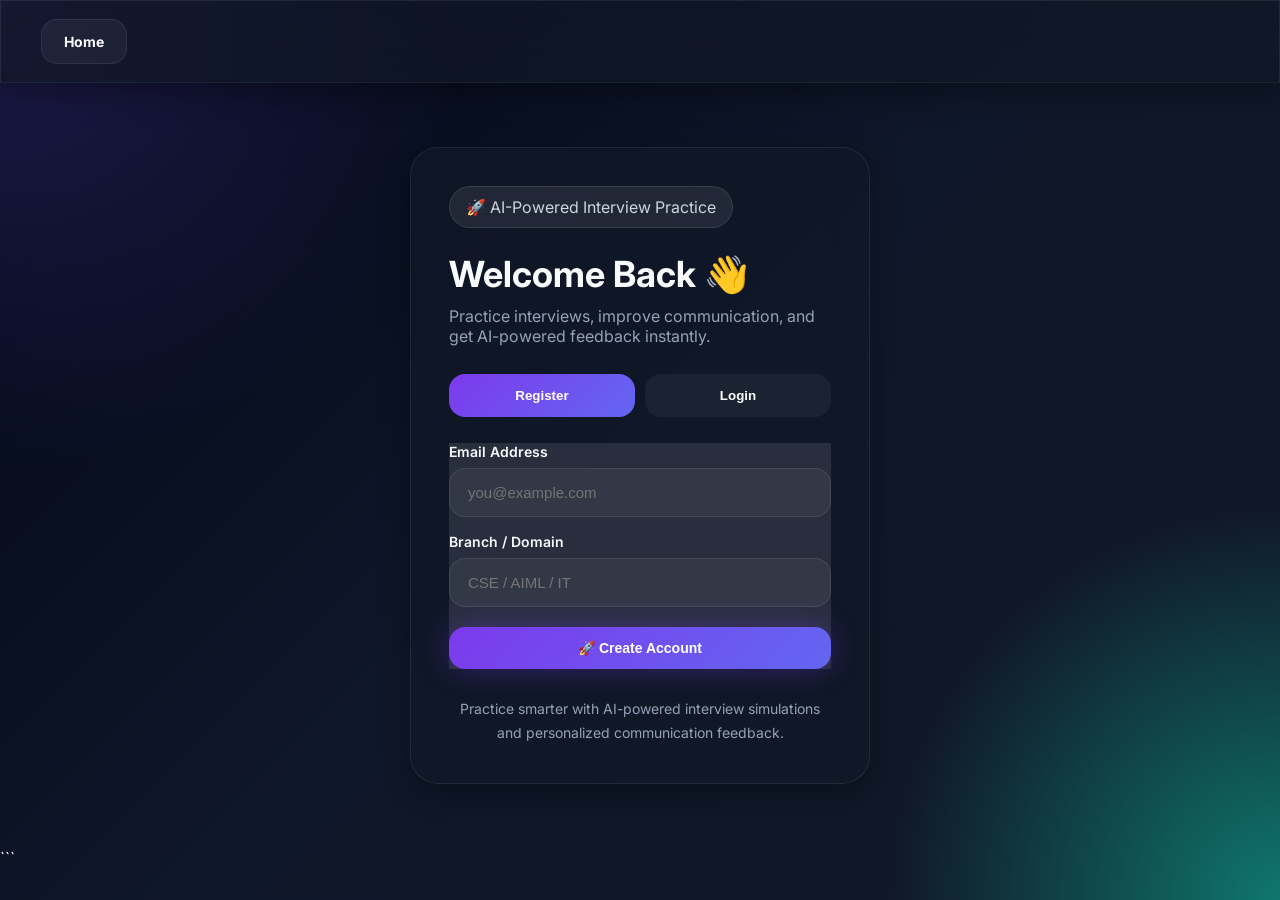
<file: frontend/index.html>
<!DOCTYPE html>
<html lang="en">

<head>

  <meta charset="UTF-8">

  <meta
    name="viewport"
    content="width=device-width, initial-scale=1.0"
  >

  <title>
    SpeakSmart • Login
  </title>

  <link rel="stylesheet" href="styles.css">

  <link rel="stylesheet" href="responsive.css">

  <link rel="icon" href="data:,">

  <link
    href="https://fonts.googleapis.com/css2?family=Inter:wght@400;500;600;700;800&display=swap"
    rel="stylesheet"
  >

</head>

<body class="dark">

  <!-- NAVBAR -->
  <header class="topbar glass">

    <nav class="navRight">

      <a
        href="home.html"
        class="btn ghost"
      >
        Home
      </a>

    </nav>

  </header>

  <!-- MAIN -->
  <main class="auth-container">

    <div class="auth-card glass">

      <!-- HEADER -->
      <div class="auth-header">

        <span class="heroTag">
          🚀 AI-Powered Interview Practice
        </span>

        <h1>
          Welcome Back 👋
        </h1>

        <p>

          Practice interviews, improve communication,
          and get AI-powered feedback instantly.

        </p>

      </div>

      <!-- TABS -->
      <div class="auth-tabs">

        <button
          class="tab active"
          onclick="switchTab('register')"
        >
          Register
        </button>

        <button
          class="tab"
          onclick="switchTab('login')"
        >
          Login
        </button>

      </div>

      <!-- REGISTER -->
      <div
        id="registerForm"
        class="auth-form active"
      >

        <label>
          Email Address
        </label>

        <input
          type="email"
          id="regEmail"
          placeholder="you@example.com"
          required
        >

        <label>
          Branch / Domain
        </label>

        <input
          type="text"
          id="regBranch"
          placeholder="CSE / AIML / IT"
          required
        >

        <button
          id="registerBtn"
          class="btn primary full glow"
          onclick="handleRegister()"
        >

          🚀 Create Account

        </button>

      </div>

      <!-- LOGIN -->
      <div
        id="loginForm"
        class="auth-form"
      >

        <label>
          Email Address
        </label>

        <input
          type="email"
          id="loginEmail"
          placeholder="you@example.com"
          required
        >

        <button
          id="loginBtn"
          class="btn success full glow"
          onclick="handleLogin()"
        >

          🔐 Continue

        </button>

      </div>

      <!-- EXTRA -->
      <div
        style="
          margin-top:28px;
          text-align:center;
          color:#94a3b8;
          line-height:1.7;
          font-size:14px;
        "
      >

        Practice smarter with AI-powered
        interview simulations and
        personalized communication feedback.

      </div>

    </div>

  </main>

  <!-- TAB SWITCH -->
  <script>

    window.addEventListener(
      "DOMContentLoaded",
      () => {

        const token =
          localStorage.getItem("token");

        if (token) {

          window.location.href =
            "home.html";
        }

      }
    );

    function switchTab(type){

      document
        .getElementById("registerForm")
        .classList.remove("active");

      document
        .getElementById("loginForm")
        .classList.remove("active");

      document
        .querySelectorAll(".tab")
        .forEach(
          t => t.classList.remove("active")
        );

      if(type === "register"){

        document
          .getElementById("registerForm")
          .classList.add("active");

        document
          .querySelectorAll(".tab")[0]
          .classList.add("active");

      } else {

        document
          .getElementById("loginForm")
          .classList.add("active");

        document
          .querySelectorAll(".tab")[1]
          .classList.add("active");
      }
    }

  </script>

  <!-- MODULE -->
  <script type="module">

    import {
      registerUser,
      loginUser
    } from "./js/auth.js";

    async function handleRegister(){

      const email =
        document
          .getElementById("regEmail")
          .value.trim();

      const branch =
        document
          .getElementById("regBranch")
          .value.trim();

      const btn =
        document
          .getElementById("registerBtn");

      if(!email || !branch){

        alert(
          "Please fill all fields"
        );

        return;
      }

      btn.innerText =
        "Creating Account...";

      btn.disabled = true;

      try {

        await registerUser(
          email,
          branch
        );

      } catch(err){

        alert(
          "Registration failed"
        );
      }

      btn.innerText =
        "🚀 Create Account";

      btn.disabled = false;
    }

    async function handleLogin(){

      const email =
        document
          .getElementById("loginEmail")
          .value.trim();

      const btn =
        document
          .getElementById("loginBtn");

      if(!email){

        alert(
          "Please enter email"
        );

        return;
      }

      btn.innerText =
        "Logging In...";

      btn.disabled = true;

      try {

        await loginUser(email);

      } catch(err){

        alert(
          "Login failed"
        );
      }

      btn.innerText =
        "🔐 Continue";

      btn.disabled = false;
    }

    window.handleRegister =
      handleRegister;

    window.handleLogin =
      handleLogin;

  </script>

</body>

</html>
```
</file>
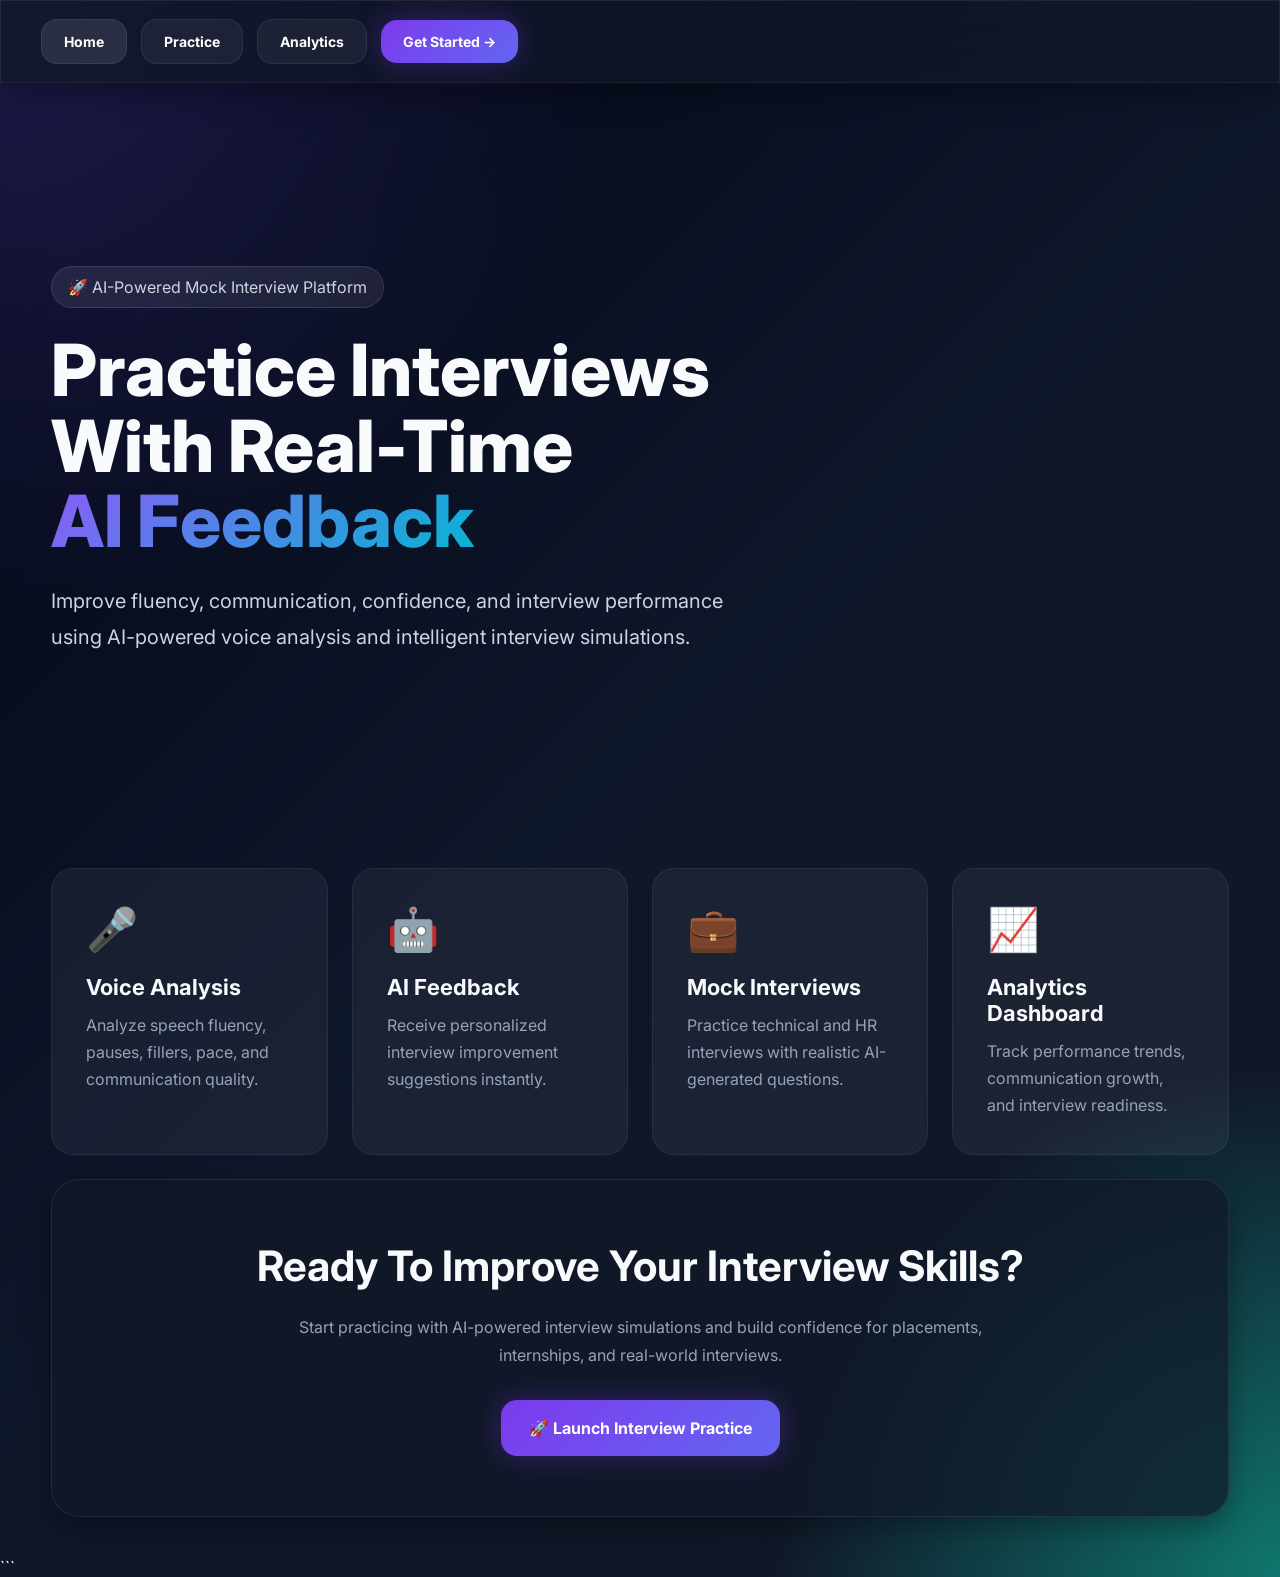
<file: frontend/home.html>
<!DOCTYPE html>
<html lang="en">

<head>

  <meta charset="UTF-8">

  <meta
    name="viewport"
    content="width=device-width, initial-scale=1.0"
  >

  <title>
    SpeakSmart • AI Interview Coach
  </title>

  <link rel="stylesheet" href="styles.css">

  <link rel="stylesheet" href="responsive.css">

  <link
    href="https://fonts.googleapis.com/css2?family=Inter:wght@400;500;600;700;800&display=swap"
    rel="stylesheet"
  >

</head>

<body class="dark">

  <!-- NAVBAR -->
  <header class="topbar glass">

    <nav class="navRight">

      <a
        href="home.html"
        class="btn ghost active"
      >
        Home
      </a>

      <a
        href="practice.html"
        class="btn ghost"
      >
        Practice
      </a>

      <a
        href="analytics.html"
        class="btn ghost"
      >
        Analytics
      </a>

      <a
        href="index.html"
        class="btn primary glow"
      >
        Get Started →
      </a>

    </nav>

  </header>

  <!-- MAIN -->
  <main class="container">

    <!-- HERO -->
    <section class="heroNew">

      <div class="heroLeft">

        <span class="heroTag">
          🚀 AI-Powered Mock Interview Platform
        </span>

        <h1 class="heroTitleBig">

          Practice Interviews <br>

          With Real-Time <br>

          <span class="gradientText">
            AI Feedback
          </span>

        </h1>

        <p class="heroDescBig">

          Improve fluency, communication,
          confidence, and interview performance
          using AI-powered voice analysis and
          intelligent interview simulations.

        </p>

      </div>

    </section>


    <!-- FEATURES -->
    <section class="featureGrid">

      <!-- FEATURE -->
      <div class="featureCard">

        <div class="featureIcon">
          🎤
        </div>

        <h3>
          Voice Analysis
        </h3>

        <p>

          Analyze speech fluency,
          pauses, fillers, pace,
          and communication quality.

        </p>

      </div>

      <!-- FEATURE -->
      <div class="featureCard">

        <div class="featureIcon">
          🤖
        </div>

        <h3>
          AI Feedback
        </h3>

        <p>

          Receive personalized
          interview improvement
          suggestions instantly.

        </p>

      </div>

      <!-- FEATURE -->
      <div class="featureCard">

        <div class="featureIcon">
          💼
        </div>

        <h3>
          Mock Interviews
        </h3>

        <p>

          Practice technical and HR
          interviews with realistic
          AI-generated questions.

        </p>

      </div>

      <!-- FEATURE -->
      <div class="featureCard">

        <div class="featureIcon">
          📈
        </div>

        <h3>
          Analytics Dashboard
        </h3>

        <p>

          Track performance trends,
          communication growth,
          and interview readiness.

        </p>

      </div>

    </section>

    <!-- CTA -->
    <section
      class="card glass mt12"
      style="
        text-align:center;
        padding:60px 30px;
      "
    >

      <h2
        class="h2"
        style="font-size:42px;"
      >

        Ready To Improve Your Interview Skills?

      </h2>

      <p
        class="muted"
        style="
          margin-top:18px;
          max-width:700px;
          margin-inline:auto;
          line-height:1.8;
        "
      >

        Start practicing with AI-powered
        interview simulations and build
        confidence for placements,
        internships, and real-world interviews.

      </p>

      <div style="margin-top:30px;">

        <a
          href="practice.html"
          class="btn primary large glow"
        >
          🚀 Launch Interview Practice
        </a>

      </div>

    </section>

  </main>

</body>

</html>
```
</file>
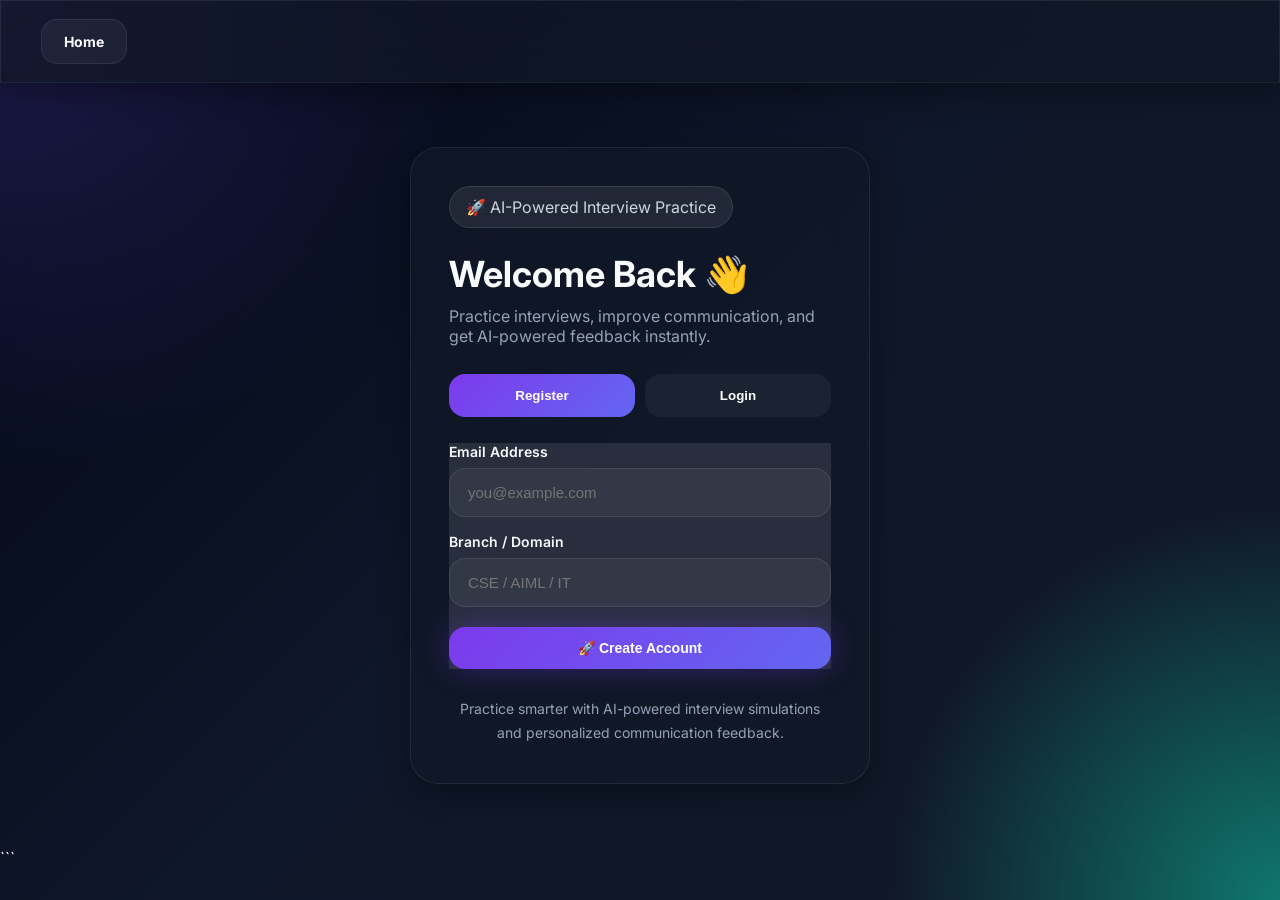
<file: frontend/practice.html>
<!DOCTYPE html>
<html lang="en">

<head>
  <meta charset="UTF-8">
  <title>SpeakSmart • Practice</title>

  <meta
    name="viewport"
    content="width=device-width, initial-scale=1.0"
  >

  <link rel="stylesheet" href="styles.css">
  <link rel="stylesheet" href="responsive.css">

  <link
    href="https://fonts.googleapis.com/css2?family=Inter:wght@400;500;600;700;800&display=swap"
    rel="stylesheet"
  >
</head>

<body class="dark">

  <!-- NAVBAR -->
  <header class="topbar glass">

    <nav class="navRight">

      <a
        href="home.html"
        class="btn ghost"
      >
        Home
      </a>

      <a
        href="practice.html"
        class="btn ghost active"
      >
        Practice
      </a>

      <a
        href="analytics.html"
        class="btn ghost"
      >
        Analytics
      </a>

      <button
        class="btn danger"
        onclick="logout()"
      >
        Logout
      </button>

    </nav>

  </header>

  <!-- MAIN -->
  <main class="container">

    <!-- PAGE HEADER -->
    <div class="pageHead">

      <h1 class="h1">
        🎯 AI Interview Practice
      </h1>

      <p class="muted">
        Practice real interview questions with
        AI-powered feedback and analytics
      </p>

    </div>

    <!-- INTERVIEW SETUP -->
    <section class="card glass">

      <h2 class="h2">
        🚀 Start New Interview
      </h2>

      <div class="grid4 mt12">

        <select id="level">

          <option>
            Beginner
          </option>

          <option>
            Intermediate
          </option>

          <option>
            Advanced
          </option>

        </select>

        <select id="role">

          <option>
            Software Engineer
          </option>

          <option>
            Data Analyst
          </option>

          <option>
            Product Manager
          </option>

          <option>
            Machine Learning Engineer
          </option>

          <option>
            Business Analyst
          </option>

        </select>

        <select id="category">

          <option>
            HR
          </option>

          <option>
            Technical
          </option>

        </select>

        <button
          class="btn primary glow"
          onclick="startInterview()"
        >
          Start Interview →
        </button>

      </div>

    </section>

    <!-- PRACTICE GRID -->
    <div class="practiceGrid mt12">

      <!-- LEFT PANEL -->
      <section class="card glass chatPanel">

        <div class="sectionHead">

          <div>

            <h2 class="h2">
              💬 Live Interview
            </h2>

            <p class="muted small">
              AI interviewer conversation
            </p>

          </div>

          <div class="progressInfo">
            <span id="progress">
              0
            </span>/5
          </div>

        </div>

        <!-- PROGRESS -->
        <div class="progressBar mt12">
          <div id="progressFill"></div>
        </div>

        <!-- CHAT -->
        <div
          id="chatBox"
          class="chatBox"
        >

          <div class="chat-empty">

            <div style="font-size:60px;">
              🎤
            </div>

            <h3 style="margin-top:20px;">
              Ready to Practice?
            </h3>

            <p class="muted mt12">

              Select your interview type and
              click start interview to begin
              your AI mock interview session.

            </p>

          </div>

        </div>

      </section>

      <!-- CENTER PANEL -->
      <section class="card glass micPanel">

        <div class="sectionHead">

          <div>

            <h2 class="h2">
              🎙️ Voice Response
            </h2>

            <p class="muted small">
              Record your interview answer
            </p>

          </div>

        </div>

        <!-- MIC -->
        <div class="micBox">

          <div
            class="micCircle"
            id="micIndicator"
          ></div>

          <div
            id="status"
            class="status"
          >
            Idle
          </div>

          <div
            id="timer"
            class="timer"
          >
            00:00
          </div>

        </div>

        <!-- RECORD -->
        <div class="controlGroup">

          <button
            id="startBtn"
            class="btn success"
            onclick="startRecording()"
          >
            🎤 Start Recording
          </button>

          <button
            id="stopBtn"
            class="btn danger"
            onclick="stopRecording()"
          >
            ⛔ Stop Recording
          </button>

        </div>

        <!-- ANALYZE -->
        <div class="controlGroup">

          <button
            id="analyzeBtn"
            class="btn primary glow"
            onclick="submitAudio()"
          >
            📊 Analyze Response
          </button>

        </div>

        <!-- FLOW -->
        <div class="controlGroup">

          <button
            id="nextBtn"
            class="btn ghost"
            onclick="nextQuestion()"
          >
            ➡️ Next Question
          </button>

          <button
            class="btn warning"
            onclick="retryAnswer()"
          >
            🔁 Retry
          </button>

        </div>

      </section>

      <!-- RIGHT PANEL -->
      <section
        id="resultSection"
        class="card glass aiPanel"
        style="display:none;"
      >

        <div class="sectionHead">

          <div>

            <h2 class="h2">
              🤖 AI Feedback
            </h2>

            <p class="muted small">
              Performance analysis & improvement
            </p>

          </div>

        </div>

        <!-- SCORES -->
        <div class="scoreGrid mt12">

          <div class="scoreCard">

            <span>
              Fluency
            </span>

            <h3 id="fluency">
              -
            </h3>

          </div>

          <div class="scoreCard">

            <span>
              Grammar
            </span>

            <h3 id="grammar">
              -
            </h3>

          </div>

          <div class="scoreCard">

            <span>
              Accuracy
            </span>

            <h3 id="accuracy">
              -
            </h3>

          </div>

          <div class="scoreCard finalScore">

            <span>
              Final Score
            </span>

            <h3 id="final">
              -
            </h3>

          </div>

        </div>

        <!-- FEEDBACK -->
        <div class="feedbackCard mt12">

          <h3>
            💡 Improvement Suggestions
          </h3>

          <ul id="feedbackList"></ul>

        </div>

        <!-- IMPROVED ANSWER -->
        <div class="improvedAnswerBox mt12">

          <h3>
            ✨ Better Answer Example
          </h3>

          <p id="improvedAnswer">

            Your improved answer will appear here.

          </p>

        </div>

      </section>

    </div>

  </main>

  <!-- MODULES -->
  <script type="module">

    import {
  startInterview,
  submitAudio,
  nextQuestion,
  retryAnswer
} from "./js/interview.js";

    import {
      startRecording,
      stopRecording
    } from "./js/recording.js";

    import {
      logout
    } from "./js/auth.js";

    window.startInterview =
      startInterview;

    window.submitAudio =
      submitAudio;

    window.startRecording =
      startRecording;

    window.stopRecording =
      stopRecording;

    window.logout = logout;

    window.nextQuestion = nextQuestion;
window.retryAnswer = retryAnswer;
  </script>

  <!-- AUTH CHECK -->
  <script>

    if (
      !localStorage.getItem("user_id")
    ) {

      window.location.href =
        "index.html";
    }

  </script>

</body>

</html>w
</file>
<file: frontend/styles.css>
:root{

  --bg:#0b1120;
  --bg2:#111827;
  --card:rgba(17,24,39,.72);
  --border:rgba(255,255,255,.08);

  --primary:#7c3aed;
  --primary2:#6366f1;
  --secondary:#06b6d4;
  --success:#22c55e;
  --danger:#ef4444;
  --warning:#f59e0b;

  --text:#f8fafc;
  --muted:#94a3b8;

  --shadow:
    0 10px 30px rgba(0,0,0,.35);

  --radius:22px;
}

*{
  margin:0;
  padding:0;
  box-sizing:border-box;
}

html{
  scroll-behavior:smooth;
}

body{
  font-family:'Inter',sans-serif;
  background:
    radial-gradient(circle at top left,#1e1b4b 0%,transparent 30%),
    radial-gradient(circle at bottom right,#0f766e 0%,transparent 25%),
    linear-gradient(135deg,#020617,#0f172a,#111827);
  color:var(--text);
  min-height:100vh;
}

body.dark{
  color:var(--text);
}

.container{
  width:min(1380px,92%);
  margin:auto;
  padding:40px 0;
}

.glass{
  background:var(--card);
  border:1px solid var(--border);
  backdrop-filter:blur(20px);
  -webkit-backdrop-filter:blur(20px);
  box-shadow:var(--shadow);
}

.topbar{
  width:100%;
  display:flex;
  align-items:center;
  justify-content:space-between;
  padding:18px 40px;
  position:sticky;
  top:0;
  z-index:999;
  border-bottom:1px solid rgba(255,255,255,.06);
}

.brand{
  display:flex;
  align-items:center;
  gap:14px;
}

.logo{
  width:52px;
  height:52px;
  border-radius:18px;
  background:linear-gradient(135deg,var(--primary),var(--secondary));
  display:flex;
  align-items:center;
  justify-content:center;
  font-weight:800;
  font-size:20px;
  box-shadow:
    0 0 25px rgba(124,58,237,.45);
}

.brandTitle{
  font-size:22px;
  font-weight:800;
}

.brandSub{
  color:var(--muted);
  font-size:13px;
}

.navRight{
  display:flex;
  align-items:center;
  gap:14px;
}

.btn{
  border:none;
  cursor:pointer;
  transition:.28s ease;
  border-radius:16px;
  font-weight:700;
  padding:13px 22px;
  color:white;
  font-size:14px;
  text-decoration:none;
  display:inline-flex;
  align-items:center;
  justify-content:center;
  gap:8px;
}

.btn:hover{
  transform:translateY(-2px);
}

.primary{
  background:
    linear-gradient(135deg,var(--primary),var(--primary2));
}

.primary:hover{
  box-shadow:
    0 0 25px rgba(124,58,237,.45);
}

.success{
  background:linear-gradient(135deg,#16a34a,#22c55e);
}

.danger{
  background:linear-gradient(135deg,#dc2626,#ef4444);
}

.warning{
  background:linear-gradient(135deg,#d97706,#f59e0b);
}

.ghost{
  background:rgba(255,255,255,.05);
  border:1px solid rgba(255,255,255,.08);
}

.ghost:hover,
.active{
  background:rgba(255,255,255,.1);
}

.large{
  padding:18px 28px;
  font-size:16px;
}

.glow{
  box-shadow:
    0 0 30px rgba(124,58,237,.35);
}

.heroNew{
  display:grid;
  grid-template-columns:1fr;
  align-items:center;
  min-height:75vh;
}

.heroLeft{
  max-width:780px;
}

.heroTag{
  display:inline-block;
  padding:10px 16px;
  border-radius:999px;
  background:rgba(255,255,255,.08);
  border:1px solid rgba(255,255,255,.1);
  margin-bottom:24px;
  color:#cbd5e1;
}

.heroTitleBig{
  font-size:72px;
  line-height:1.05;
  font-weight:800;
  margin-bottom:24px;
}

.gradientText{
  background:
    linear-gradient(135deg,#8b5cf6,#06b6d4);
    background-clip:text;
  -webkit-background-clip:text;
  -webkit-text-fill-color:transparent;
}

.heroDescBig{
  font-size:20px;
  color:#cbd5e1;
  line-height:1.8;
  max-width:700px;
}

.heroButtons{
  margin-top:35px;
}

.featureGrid{
  display:grid;
  grid-template-columns:repeat(4,1fr);
  gap:24px;
  margin-top:70px;
}

.featureCard{
  padding:34px;
  border-radius:var(--radius);
  background:rgba(255,255,255,.05);
  border:1px solid rgba(255,255,255,.06);
  transition:.3s ease;
}

.featureCard:hover{
  transform:translateY(-8px);
  background:rgba(255,255,255,.08);
}

.featureIcon{
  font-size:42px;
  margin-bottom:20px;
}

.featureCard h3{
  margin-bottom:12px;
  font-size:22px;
}

.featureCard p{
  color:var(--muted);
  line-height:1.7;
}

.auth-container{
  min-height:85vh;
  display:flex;
  align-items:center;
  justify-content:center;
  padding:30px;
}

.auth-card{
  width:460px;
  border-radius:28px;
  padding:38px;
}

.auth-header{
  margin-bottom:28px;
}

.auth-header h1{
  font-size:36px;
  margin-bottom:10px;
}

.auth-header p{
  color:var(--muted);
}

.auth-tabs{
  display:flex;
  gap:10px;
  margin-bottom:26px;
}

.tab{
  flex:1;
  border:none;
  padding:14px;
  border-radius:16px;
  background:rgba(255,255,255,.05);
  color:white;
  cursor:pointer;
  font-weight:700;
}

.tab.active{
  background:
    linear-gradient(135deg,var(--primary),var(--primary2));
}

.auth-form{
  display:none;
}

.auth-form.active{
  display:block;
}

label{
  display:block;
  margin:16px 0 8px;
  font-size:14px;
  font-weight:600;
}

input,
select{
  width:100%;
  padding:15px 18px;
  border-radius:16px;
  border:1px solid rgba(255,255,255,.08);
  background:rgba(255,255,255,.05);
  color:white;
  font-size:15px;
  outline:none;
}

input:focus,
select:focus{
  border-color:#8b5cf6;
  box-shadow:0 0 0 4px rgba(139,92,246,.15);
}

.full{
  width:100%;
  margin-top:20px;
}

.practiceGrid{
  display:grid;
  grid-template-columns:1.1fr .7fr .9fr;
  gap:24px;
  align-items:start;
}

.card{
  border-radius:28px;
  padding:28px;
}

.h1{
  font-size:48px;
  font-weight:800;
}

.h2{
  font-size:24px;
  font-weight:700;
  margin-bottom:22px;
}

.muted{
  color:var(--muted);
}

.small{
  font-size:13px;
}

.mt12{
  margin-top:24px;
}

.grid4{
  display:grid;
  grid-template-columns:repeat(4,1fr);
  gap:18px;
}

.chatPanel{
  min-height:720px;
}

.chatBox{
  margin-top:20px;
  height:560px;
  overflow-y:auto;
  display:flex;
  flex-direction:column;
  gap:18px;
  padding-right:6px;
}

.chat-empty{
  color:#cbd5e1;
  line-height:1.8;
  text-align:center;
  margin-top:100px;
}

.chat-msg{
  padding:18px;
  border-radius:18px;
  max-width:90%;
  line-height:1.7;
  animation:fadeIn .4s ease;
}

.chat-msg.ai{
  background:rgba(99,102,241,.16);
  border:1px solid rgba(99,102,241,.22);
}

.chat-msg.user{
  background:rgba(34,197,94,.14);
  margin-left:auto;
}

.progressBar{
  width:100%;
  height:12px;
  background:rgba(255,255,255,.06);
  border-radius:999px;
  overflow:hidden;
}

#progressFill{
  width:0%;
  height:100%;
  border-radius:999px;
  background:
    linear-gradient(135deg,#8b5cf6,#06b6d4);
  transition:.4s ease;
}

.micPanel{
  position:sticky;
  top:100px;
}

.micBox{
  display:flex;
  flex-direction:column;
  align-items:center;
  justify-content:center;
  margin-top:20px;
}

.micCircle{
  width:140px;
  height:140px;
  border-radius:50%;
  background:
    linear-gradient(135deg,#1e293b,#334155);
  border:4px solid rgba(255,255,255,.08);
  margin-bottom:22px;
  transition:.3s ease;
}

.recording{
  animation:pulse 1s infinite;
  background:
    linear-gradient(135deg,#16a34a,#22c55e);
  box-shadow:
    0 0 30px rgba(34,197,94,.7),
    0 0 60px rgba(34,197,94,.4);
}

.status{
  font-size:18px;
  font-weight:700;
}

.timer{
  margin-top:12px;
  color:#cbd5e1;
  font-size:32px;
  font-weight:800;
}

.controlGroup{
  display:flex;
  flex-direction:column;
  gap:14px;
  margin-top:22px;
}

.aiPanel{
  min-height:720px;
}

.scoreGrid{
  display:grid;
  grid-template-columns:repeat(2,1fr);
  gap:16px;
}

.scoreCard{
  padding:22px;
  border-radius:22px;
  background:rgba(255,255,255,.05);
  border:1px solid rgba(255,255,255,.08);
}

.scoreCard span{
  color:#cbd5e1;
  font-size:14px;
}

.scoreCard h3{
  margin-top:10px;
  font-size:38px;
}

.finalScore{
  background:
    linear-gradient(135deg,#7c3aed,#06b6d4);
}

.feedbackCard,
.improvedAnswerBox{
  padding:24px;
  border-radius:22px;
  background:rgba(255,255,255,.05);
  border:1px solid rgba(255,255,255,.08);
}

.feedbackCard ul{
  margin-top:18px;
  padding-left:20px;
}

.feedbackCard li{
  margin-bottom:12px;
  line-height:1.7;
}

.improvedAnswerBox p{
  margin-top:16px;
  color:#dbeafe;
  line-height:1.8;
}

.pageHead{
  margin-bottom:24px;
}

.analyticsGrid{
  display:grid;
  grid-template-columns:1.4fr .8fr;
  gap:24px;
}

.tile{
  padding:26px;
  border-radius:24px;
}

.tileVal{
  font-size:40px;
  font-weight:800;
  margin-top:10px;
}

.highlight{
  background:
    linear-gradient(135deg,#7c3aed,#06b6d4);
}

.chartCard{
  min-height:420px;
}

.skill{
  margin-bottom:28px;
}

.skill span{
  display:block;
  margin-bottom:10px;
}

.bar{
  width:100%;
  height:14px;
  border-radius:999px;
  background:rgba(255,255,255,.06);
  overflow:hidden;
}

.bar div{
  height:100%;
  width:0%;
  border-radius:999px;
  background:
    linear-gradient(135deg,#8b5cf6,#06b6d4);
  transition:.6s ease;
}

canvas{
  margin-top:18px;
}

::-webkit-scrollbar{
  width:8px;
}

::-webkit-scrollbar-thumb{
  background:rgba(255,255,255,.16);
  border-radius:999px;
}

@keyframes pulse{

  0%{
    transform:scale(1);
  }

  50%{
    transform:scale(1.08);
  }

  100%{
    transform:scale(1);
  }
}

@keyframes fadeIn{

  from{
    opacity:0;
    transform:translateY(10px);
  }

  to{
    opacity:1;
    transform:translateY(0);
  }
}
</file>
<file: frontend/responsive.css>
@media (max-width:1200px){

  .practiceGrid{
    grid-template-columns:1fr;
  }

  .analyticsGrid{
    grid-template-columns:1fr;
  }

  .micPanel{
    position:relative;
    top:0;
  }
}
@media (max-width:992px){

  .featureGrid,
  .grid4{
    grid-template-columns:repeat(2,1fr);
  }

  .heroTitleBig{
    font-size:56px;
  }
}
@media (max-width:768px){

  .topbar{
    flex-direction:column;
    align-items:flex-start;
    gap:18px;
    padding:20px;
  }

  .navRight{
    width:100%;
    flex-wrap:wrap;
  }

  .container{
    width:94%;
    padding:24px 0;
  }

  .heroTitleBig{
    font-size:42px;
  }
  .featureGrid,
  .grid4,
  .scoreGrid{
    grid-template-columns:1fr;
  }

  .card,
  .tile,
  .auth-card{
    padding:22px;
  }

  .chatPanel,
  .aiPanel{
    min-height:auto;
  }

  .chatBox{
    height:400px;
  }
   .btn{
    width:100%;
  }

  .micCircle{
    width:110px;
    height:110px;
  }

  .timer{
    font-size:26px;
  }

  .h1{
    font-size:38px;
  }
}
@media (max-width:520px){

  .heroTitleBig{
    font-size:34px;
  }

  .logo{
    width:46px;
    height:46px;
  }

  .brandTitle{
    font-size:20px;
  }

  .tileVal,
  .scoreCard h3{
    font-size:30px;
  }

  .chat-msg{
    max-width:100%;
  }
}
</file>
